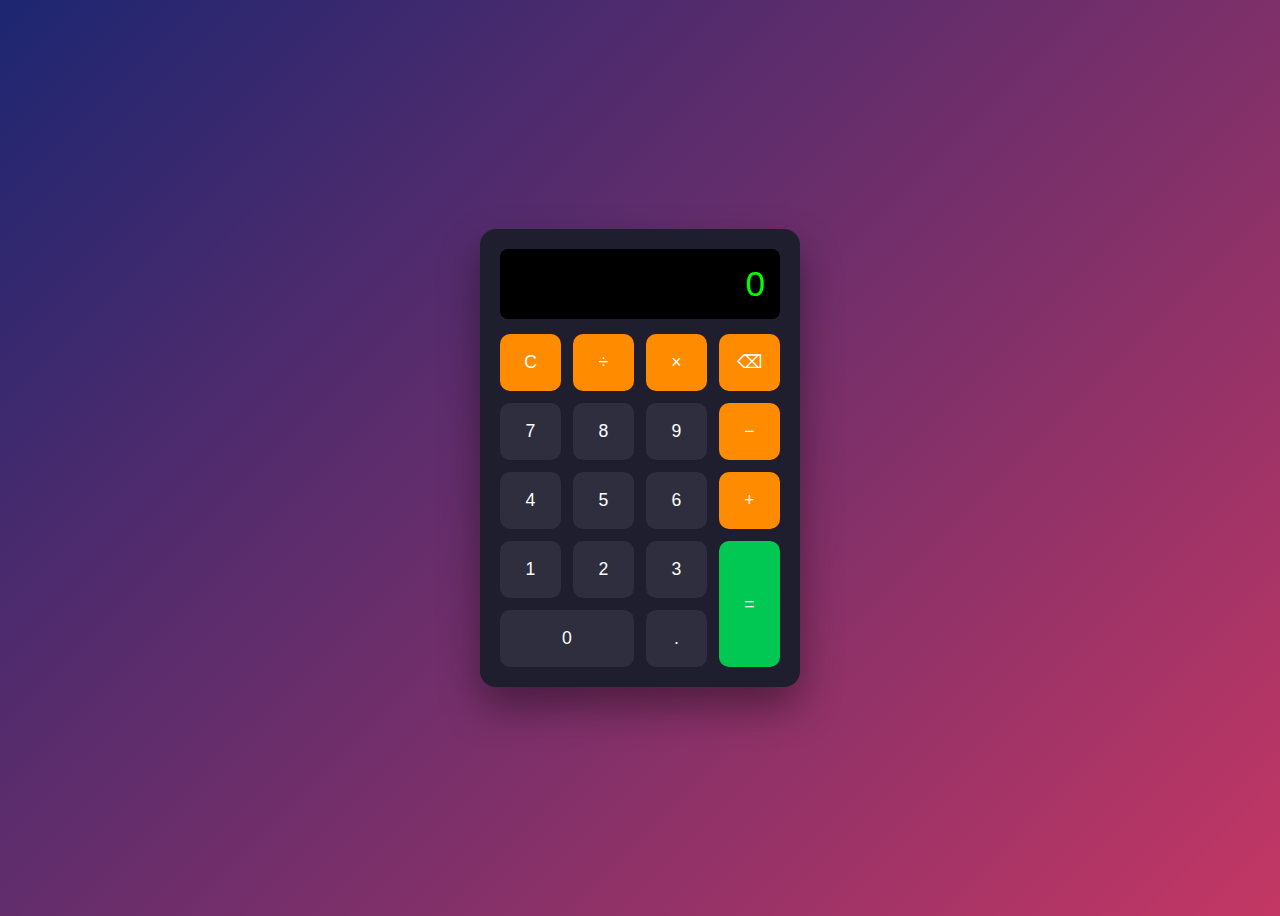
<file: 30 days projects/calculator/index.html>
<!DOCTYPE html>
<html lang="en">
<head>
  <meta charset="UTF-8" />
  <meta name="viewport" content="width=device-width, initial-scale=1.0"/>
  <title>Calculator</title>
  <link rel="stylesheet" href="style.css">
</head>
<body>
  <div class="calculator">
    <div class="display" id="display">0</div>

    <div class="buttons">
      <button class="operator">C</button>
      <button class="operator">÷</button>
      <button class="operator">×</button>
      <button class="operator">⌫</button>

      <button>7</button>
      <button>8</button>
      <button>9</button>
      <button class="operator">−</button>

      <button>4</button>
      <button>5</button>
      <button>6</button>
      <button class="operator">+</button>

      <button>1</button>
      <button>2</button>
      <button>3</button>
      <button class="equal">=</button>

      <button class="zero">0</button>
      <button>.</button>
    </div>
  </div>

  <script src="script.js"></script>
</body>
</html>
</file>
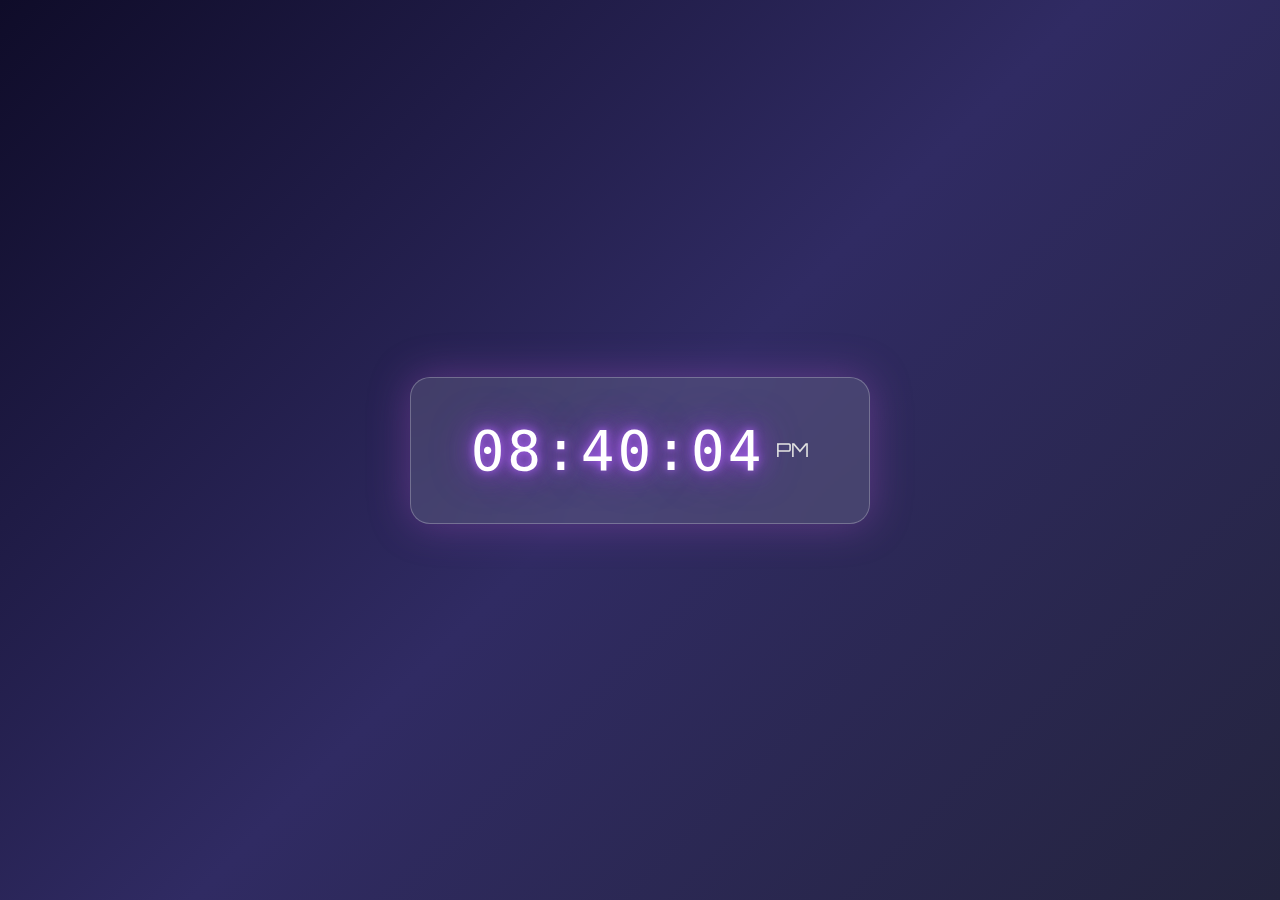
<file: 30 days projects/digital clock/index.html>
<!DOCTYPE html>
<html lang="en">
<head>
<meta charset="UTF-8">
<title>Glassmorphism Clock</title>

<link href="https://fonts.googleapis.com/css2?family=Orbitron:wght@500;700&display=swap" rel="stylesheet">
<link rel="stylesheet" href="style.css">
</head>

<body>

<div class="clock-glass">
  <div class="time-wrapper">
    <span class="time" id="time">12:00:00</span>
    <span class="ampm" id="ampm">AM</span>
  </div>
</div>

<script src="./script.js"></script>

</body>
</html>
</file>
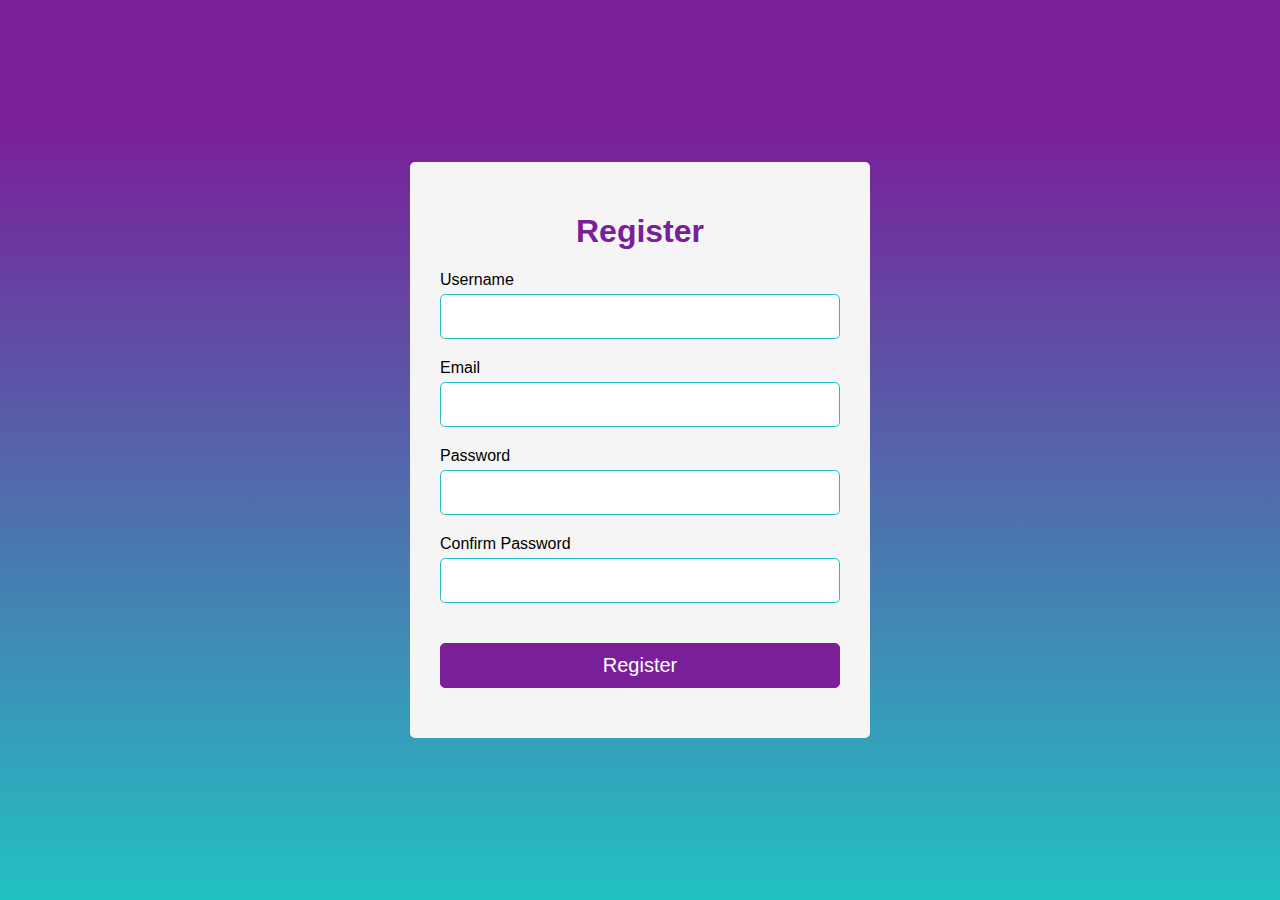
<file: 30 days projects/Form Validation/index.html>
<!DOCTYPE html>
<html lang="en">
<head>
    <meta charset="UTF-8">
    <meta http-equiv="X-UA-Compatible" content="IE=edge">
    <meta name="viewport" content="width=device-width, initial-scale=1.0">
    <link rel="stylesheet" href="style.css">
    <script src="app.js" defer></script>
    <title>Register</title>
</head>
<body>
    <div class="container">
        <form action="" id="form">
            <h1>Register</h1>
            <div class="input-group">
                <label for="username">Username</label>
                <input type="text" id="username" name="username">
                <div class="error"></div>
            </div>
            <div class="input-group">
                <label for="email">Email</label>
                <input type="text" id="email" name="email" >
                <div class="error"></div>
            </div>
            <div class="input-group">
                <label for="password">Password</label>
                <input type="password" id="password" name="password">
                <div class="error"></div>
            </div>
            <div class="input-group">
                <label for="cpassword">Confirm Password</label>
                <input type="password" id="cpassword" name="cpassword">
                <div class="error"></div>
            </div>
            <button type="submit">Register</button>
        </form>
    </div>
</body>
</html>
</file>
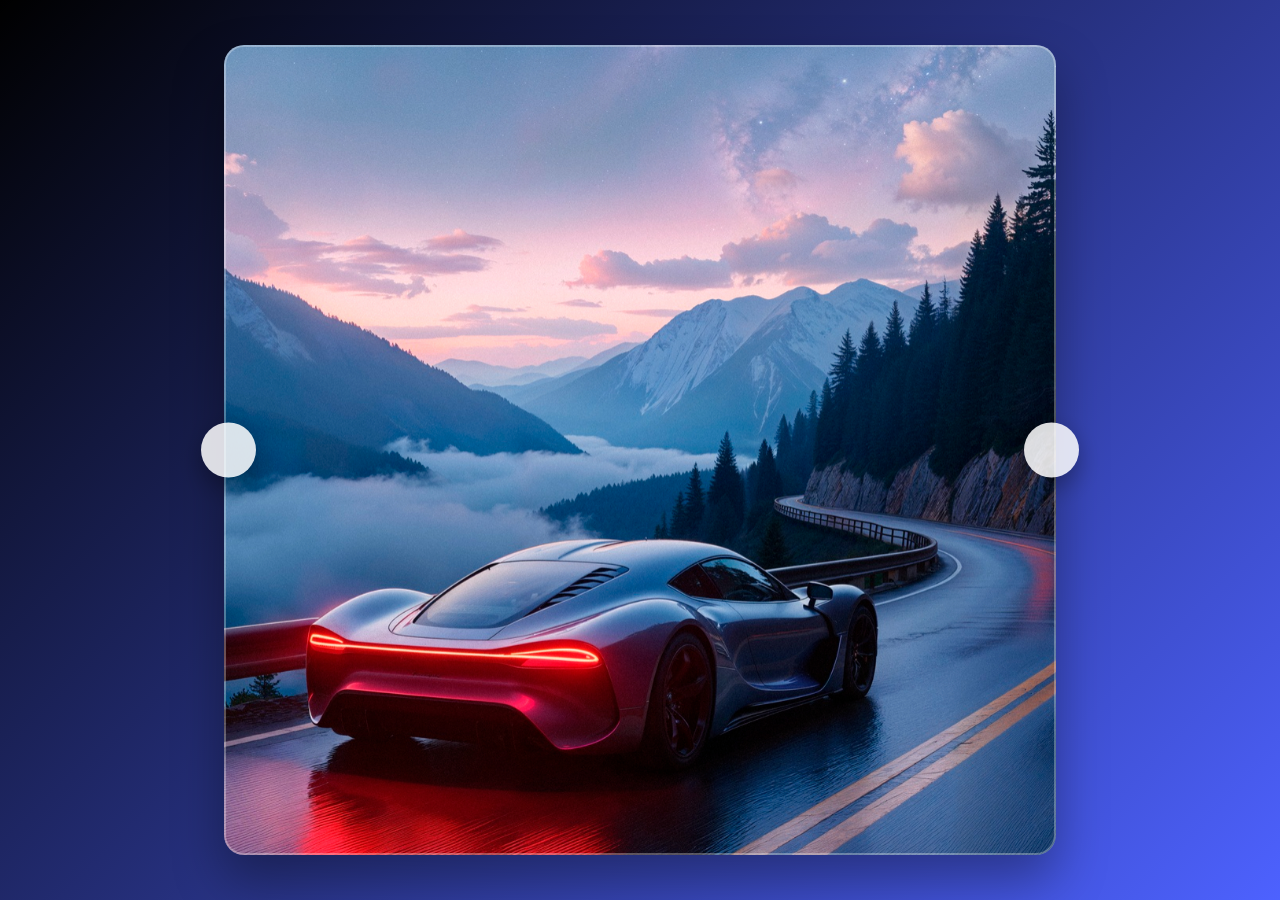
<file: 30 days projects/image slider/index.html>
<!DOCTYPE html>
<html lang="en">
<head>
    <meta charset="UTF-8">
    <meta http-equiv="X-UA-Compatible" content="IE=edge">
    <meta name="viewport" content="width=device-width, initial-scale=1.0">
    <link rel="stylesheet" href="style.css">
    <link rel="stylesheet" href="https://cdnjs.cloudflare.com/ajax/libs/font-awesome/6.3.0/css/all.min.css" integrity="sha512-SzlrxWUlpfuzQ+pcUCosxcglQRNAq/DZjVsC0lE40xsADsfeQoEypE+enwcOiGjk/bSuGGKHEyjSoQ1zVisanQ==" crossorigin="anonymous" referrerpolicy="no-referrer" />
    <script src="app.js" defer></script>
    <title>Image Slider</title>
</head>
<body>
    <div class="container">
        <a class="btn btn-left"><i class="fa-solid fa-caret-left"></i></a>
        <a class="btn btn-right"><i class="fa-solid fa-caret-right"></i></a>
    </div>
</body>
</html>
</file>
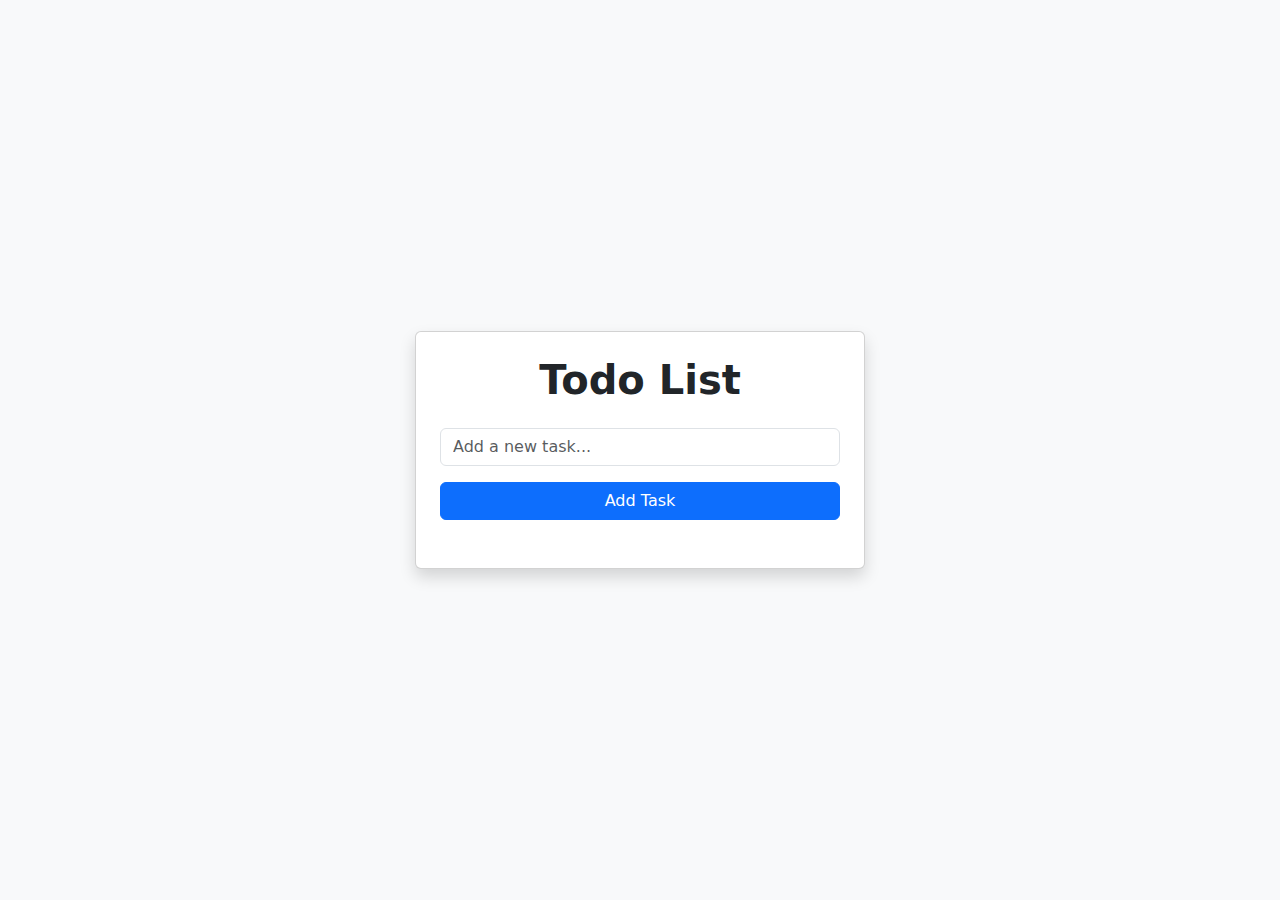
<file: 30 days projects/To-Do List App/To-Do List App/index.html>
<!DOCTYPE html>
<html lang="en">

<head>
  <meta charset="UTF-8" />
  <meta name="viewport" content="width=device-width, initial-scale=1.0" />
  <title>Todo List</title>

  <!-- Bootstrap 5 CSS -->
  <link href="https://cdn.jsdelivr.net/npm/bootstrap@5.3.2/dist/css/bootstrap.min.css" rel="stylesheet" />
</head>

<body class="bg-light min-vh-100 d-flex align-items-center justify-content-center">

  <!-- Main Card -->
  <div class="card shadow p-4 w-100" style="max-width: 450px;">

    <!-- Title -->
    <h1 class="text-center fw-bold mb-4 text-dark">
      Todo List
    </h1>

    <!-- Input -->
    <div class="mb-3">
      <input type="text" id="todoInput" class="form-control" placeholder="Add a new task..." />
    </div>

    <!-- Button -->
    <button id="addTodo" class="btn btn-primary w-100 mb-4">
      Add Task
    </button>

    <!-- Todo List -->
    <ul id="todoList" class="list-group list-group-flush border-none"></ul>
    <style>
      .card>.list-group {
        border: none;
      }
    </style>
  </div>

  <script src="script.js"></script>
</body>

</html>
</file>
<file: 30 days projects/calculator/style.css>
* {
  box-sizing: border-box;
  font-family: 'Segoe UI', sans-serif;
}

body {
  display: flex;
  justify-content: center;
  align-items: center;
  height: 100vh;
  background: linear-gradient(135deg, #1d2671, #c33764);
}

.calculator {
  width: 320px;
  background: #1e1e2f;
  border-radius: 16px;
  padding: 20px;
  box-shadow: 0 20px 40px rgba(0,0,0,0.4);
}

.display {
  background: #000;
  color: #0f0;
  font-size: 2.2rem;
  text-align: right;
  padding: 15px;
  border-radius: 8px;
  margin-bottom: 15px;
  overflow-x: auto;
}

.buttons {
  display: grid;
  grid-template-columns: repeat(4, 1fr);
  gap: 12px;
}

button {
  padding: 18px;
  font-size: 1.1rem;
  border: none;
  border-radius: 10px;
  background: #2e2e3e;
  color: #fff;
  cursor: pointer;
  transition: all 0.2s ease;
}

button:hover {
  background: #3e3e5e;
}

.operator {
  background: #ff8c00;
}

.operator:hover {
  background: #ffa733;
}

.equal {
  grid-row: span 2;
  background: #00c853;
}

.equal:hover {
  background: #2ee87a;
}

.zero {
  grid-column: span 2;
}
</file>
<file: 30 days projects/digital clock/style.css>
* {
  margin: 0;
  padding: 0;
  box-sizing: border-box;
  font-family: 'Orbitron', sans-serif;
}

body {
  height: 100vh;
  display: flex;
  justify-content: center;
  align-items: center;
  background: linear-gradient(135deg, #0f0c29, #302b63, #24243e);
}

.clock-glass {
  padding: 40px 60px;
  border-radius: 20px;
  background: rgba(255, 255, 255, 0.12);
  backdrop-filter: blur(18px);
  border: 1px solid rgba(255, 255, 255, 0.25);
  box-shadow: 0 0 40px rgba(186, 85, 211, 0.35);
}

.time-wrapper {
  display: flex;
  align-items: center;
}

.time {
  font-family: 'Digital 7', monospace;
  font-size: 3.5rem;
  color: #ffffff;
  text-shadow: 0 0 10px #b56bff, 0 0 25px #9d4edd, 0 0 40px #7b2cbf;
  letter-spacing: 3px;
}

.ampm {
  font-size: 1.2rem;
  margin-left: 12px;
  color: #e0e0e0;
}

@media (max-width: 600px) {
  .time {
    font-size: 2.2rem;
    min-width: 220px;
  }
}
</file>
<file: 30 days projects/Form Validation/style.css>
body{
    background: rgb(34,193,195);
    background: linear-gradient(0deg, rgba(34,193,195,1) 0%, rgba(121,32,153,1) 86%);
    background-attachment: fixed;
    margin:0;
    height: 100vh;
    font-family: 'Poppins', sans-serif; 
    overflow: hidden;
    display: flex;
    justify-content: center;
    align-items: center;
}

#form{
    width:400px;
    background-color: whitesmoke;
    border-radius: 5px;
    padding:30px;
}

h1{
    text-align: center;
    color:#792099;
}

#form button{
    background-color: #792099;
    color:white;
    border: 1px solid #792099;
    border-radius: 5px;
    padding:10px;
    margin:20px 0px;
    cursor:pointer;
    font-size:20px;
    width:100%;
}

.input-group{
    display:flex;
    flex-direction: column;
    margin-bottom: 15px;
}

.input-group input{
    border-radius: 5px;
    font-size:20px;
    margin-top:5px;
    padding:10px;
    border:1px solid rgb(34,193,195) ;
}

.input-group input:focus{
    outline:0;
}

.input-group .error{
    color:rgb(242, 18, 18);
    font-size:16px;
    margin-top: 5px;
}

.input-group.success input{
    border-color: #0cc477;
}

.input-group.error input{
    border-color:rgb(206, 67, 67);
}
</file>
<file: 30 days projects/image slider/style.css>
* {
  margin: 0;
  padding: 0;
  box-sizing: border-box;
  font-family: "Segoe UI", sans-serif;
}

body {
  min-height: 100vh;
  background: linear-gradient(135deg, #000000, #0320ffb4);
  display: flex;
  align-items: center;
  justify-content: center;
}

/* Glassmorphism Container */
.container {
  height: 90vh;
  width: 65%;
  border-radius: 20px;
  position: relative;
  background: url("./Imgs/1.jpg") center/cover fixed no-repeat;
  backdrop-filter: blur(10px);
  border: 2px solid rgba(255, 255, 255, 0.3);
  box-shadow:
    0 25px 50px rgba(0, 0, 0, 0.35),
    inset 0 0 0 rgba(255, 255, 255, 0.2);
  transition: background 0.8s ease-in-out;
}

/* Buttons */
.btn {
  position: absolute;
  top: 50%;
  transform: translateY(-50%);
  height: 55px;
  width: 55px;
  border-radius: 50%;
  border: none;
  background: rgba(255, 255, 255, 0.85);
  color: #333;
  font-size: 1.2rem;
  cursor: pointer;

  display: flex;
  align-items: center;
  justify-content: center;

  box-shadow: 0 10px 25px rgba(0, 0, 0, 0.3);
  transition: all 0.3s ease;
}

/* Button positions */
.btn-left {
  left: -25px;
}

.btn-right {
  right: -25px;
}

/* Hover effects */
.btn:hover {
  background: #ffffff;
  transform: translateY(-50%) scale(1.1);
}

.btn:active {
  transform: translateY(-50%) scale(0.95);
}

/* Responsive */
@media (max-width: 768px) {
  .container {
    width: 90%;
    height: 60vh;
  }

  .btn {
    height: 45px;
    width: 45px;
  }
}
</file>
